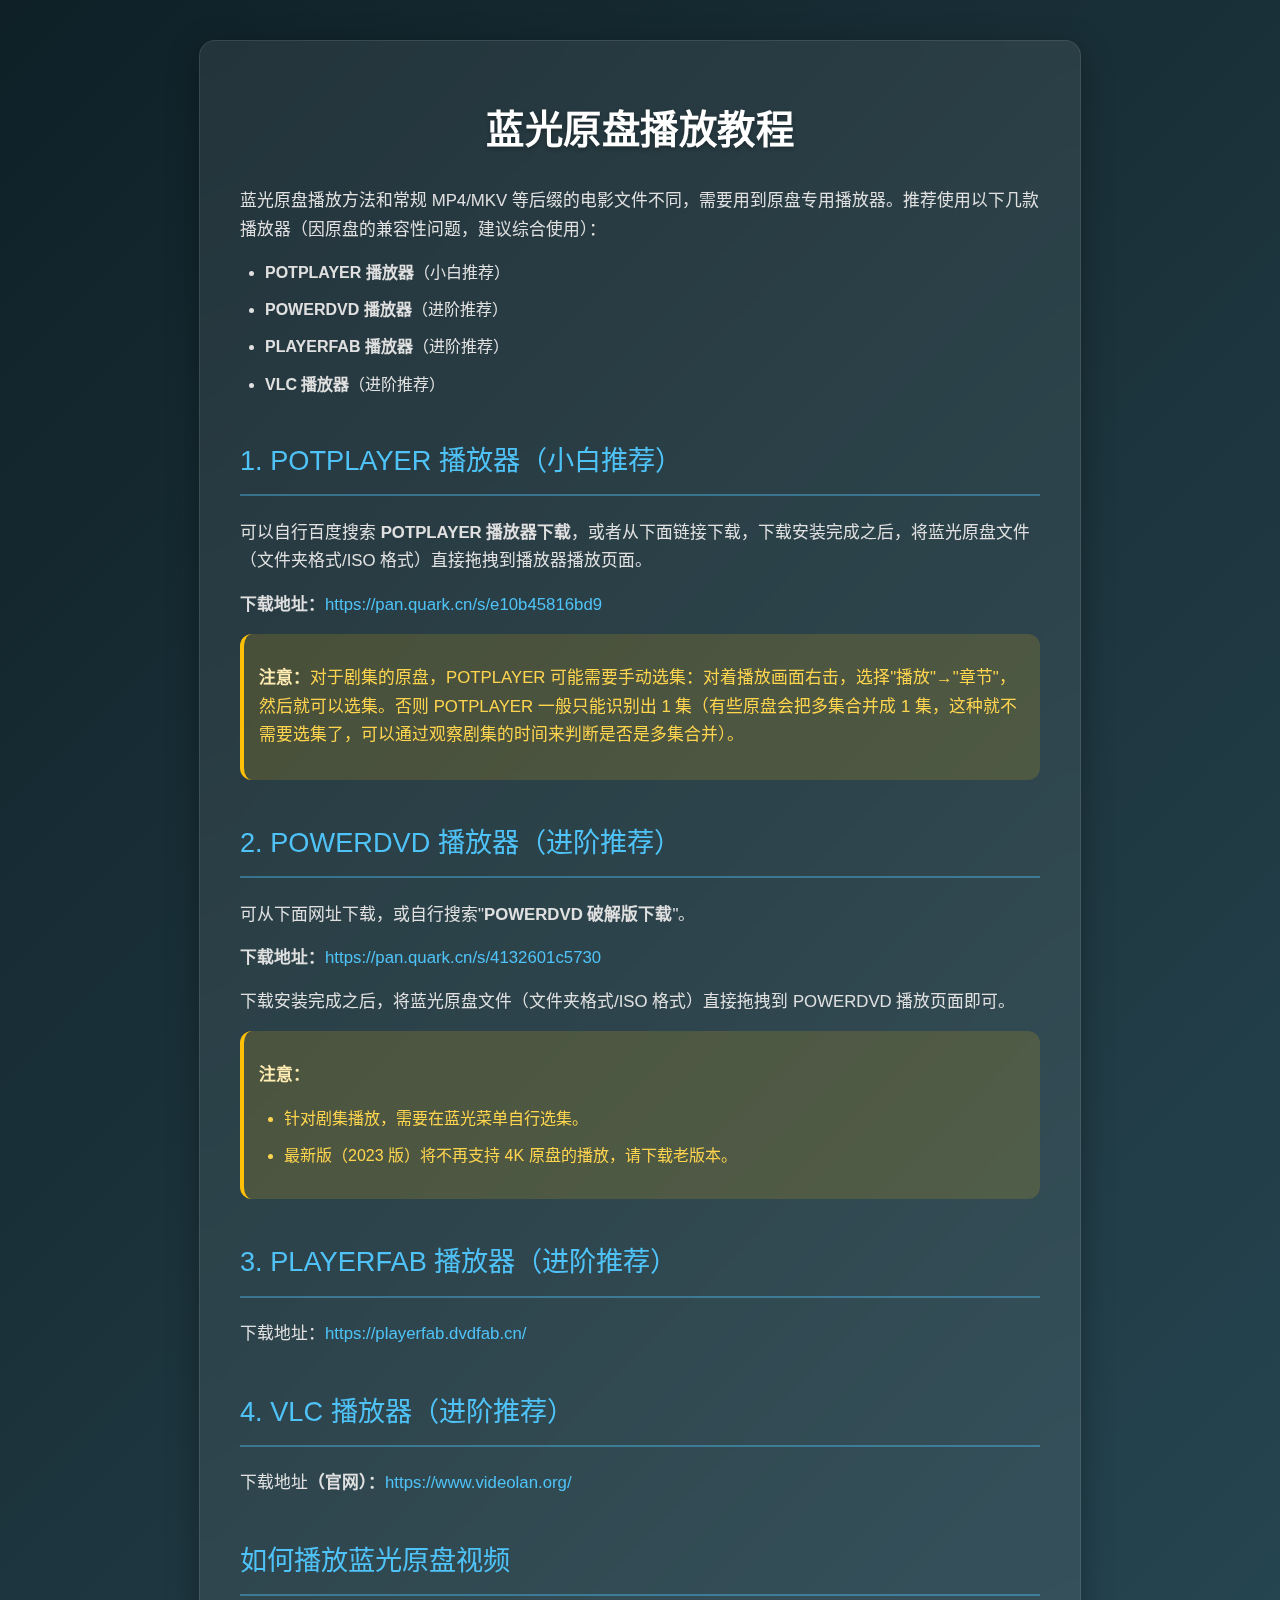
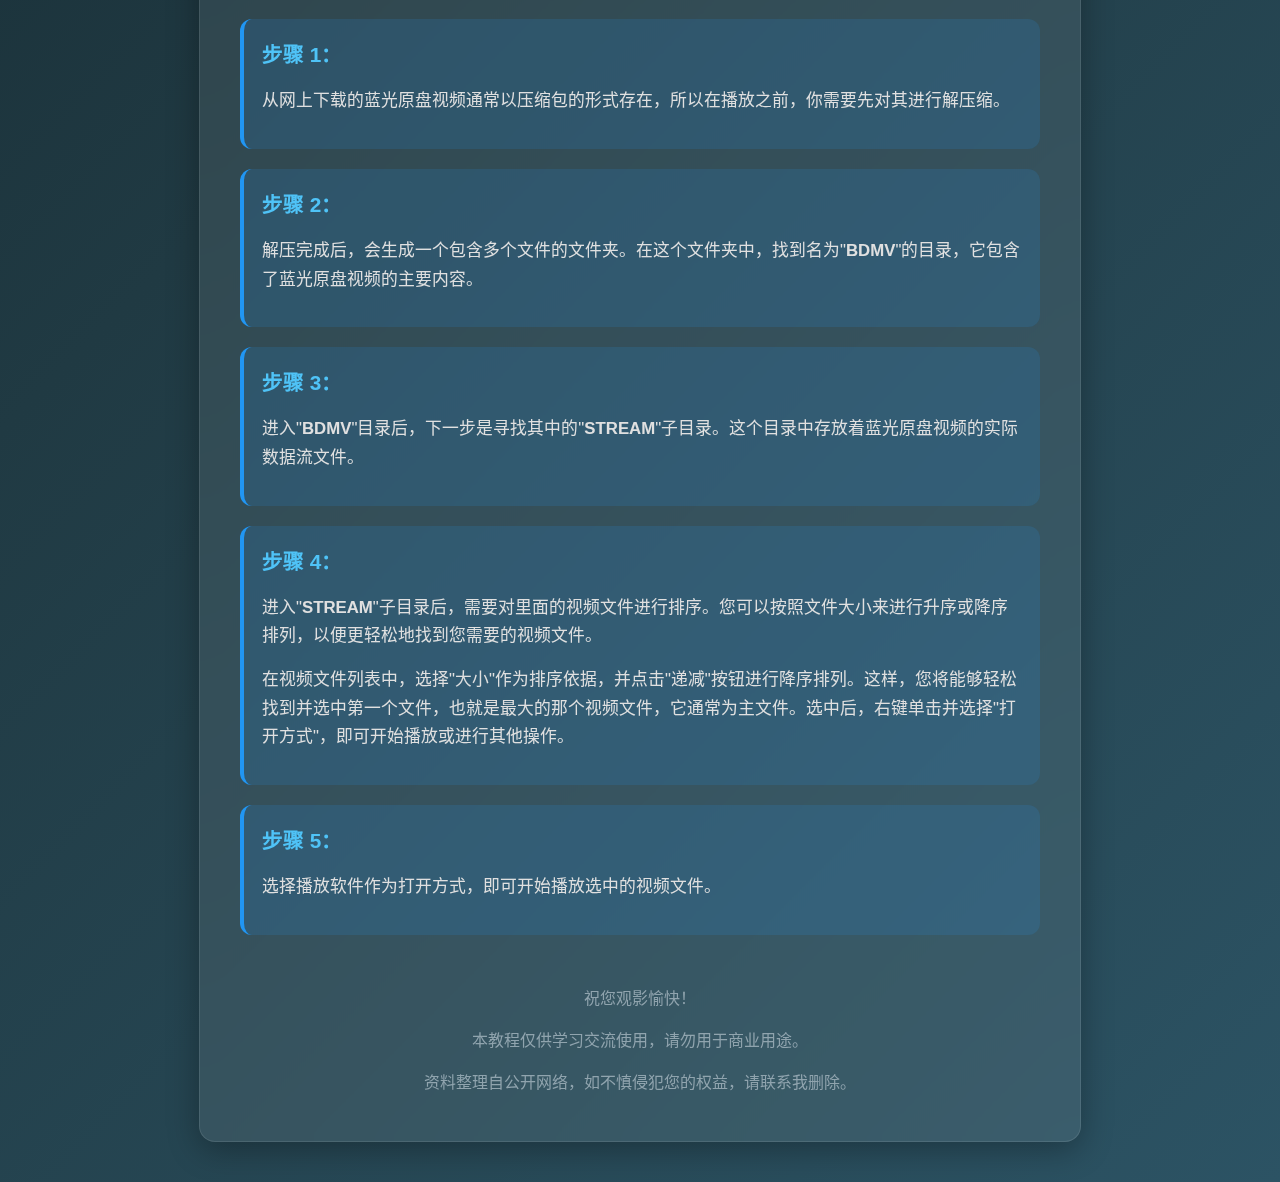
<file: 4k/1080.html>
<!DOCTYPE html>
<html lang="zh-CN">
<head>
    <meta charset="UTF-8">
    <title>蓝光原盘播放教程</title>
    <style>
        body {
            font-family: "Segoe UI", Roboto, "Helvetica Neue", Arial, "Noto Sans", sans-serif;
            line-height: 1.7;
            margin: 0;
            padding: 0;
            background: linear-gradient(135deg, #0f2027, #203a43, #2c5364);
            color: #e0e0e0;
            min-height: 100vh;
        }
        .container {
            max-width: 800px;
            margin: 40px auto;
            padding: 30px 40px;
            background: rgba(255, 255, 255, 0.08);
            backdrop-filter: blur(12px);
            border-radius: 16px;
            border: 1px solid rgba(255, 255, 255, 0.1);
            box-shadow: 0 8px 32px rgba(0, 0, 0, 0.3);
        }
        h1 {
            color: #ffffff;
            text-align: center;
            margin-bottom: 25px;
            font-size: 2.4em;
            font-weight: 600;
            letter-spacing: 0.5px;
            text-shadow: 0 2px 4px rgba(0,0,0,0.3);
        }
        h2 {
            color: #4fc3f7;
            border-bottom: 2px solid rgba(79, 195, 247, 0.4);
            padding-bottom: 10px;
            margin-top: 40px;
            font-size: 1.7em;
            font-weight: 500;
        }
        h3 {
            color: #81d4fa;
            margin-top: 25px;
            font-size: 1.3em;
        }
        p {
            margin: 15px 0;
            font-size: 1.05em;
        }
        ul {
            list-style-type: disc;
            padding-left: 25px;
            margin: 15px 0;
        }
        li {
            margin: 10px 0;
        }
        .step {
            background: rgba(33, 150, 243, 0.15);
            border-left: 4px solid #2196f3;
            padding: 18px;
            margin: 20px 0;
            border-radius: 12px;
            transition: transform 0.3s ease, box-shadow 0.3s ease;
        }
        .step:hover {
            transform: translateY(-3px);
            box-shadow: 0 6px 16px rgba(0, 0, 0, 0.2);
        }
        .step-number {
            font-size: 1.3em;
            color: #4fc3f7;
            font-weight: bold;
        }
        a {
            color: #4fc3f7;
            text-decoration: none;
            font-weight: 500;
            transition: color 0.3s ease;
        }
        a:hover {
            color: #81d4fa;
            text-decoration: underline;
        }
        .note {
            background: rgba(255, 193, 7, 0.15);
            border-left: 4px solid #ffc107;
            padding: 15px;
            margin: 15px 0;
            border-radius: 12px;
            color: #ffd54f;
        }
        .note strong {
            color: #ffecb3;
        }
        .footer {
            text-align: center;
            margin-top: 50px;
            font-size: 0.95em;
            color: #90a4ae;
        }
        .footer a {
            color: #81d4fa;
        }
    </style>
</head>
<body>
    <div class="container">
        <h1>蓝光原盘播放教程</h1>
        
        <p>蓝光原盘播放方法和常规 MP4/MKV 等后缀的电影文件不同，需要用到原盘专用播放器。推荐使用以下几款播放器（因原盘的兼容性问题，建议综合使用）：</p>
        <ul>
            <li><strong>POTPLAYER 播放器</strong>（小白推荐）</li>
            <li><strong>POWERDVD 播放器</strong>（进阶推荐）</li>
            <li><strong>PLAYERFAB 播放器</strong>（进阶推荐）</li>
            <li><strong>VLC 播放器</strong>（进阶推荐）</li>
        </ul>

        <h2>1. POTPLAYER 播放器（小白推荐）</h2>
        <p>可以自行百度搜索 <strong>POTPLAYER 播放器下载</strong>，或者从下面链接下载，下载安装完成之后，将蓝光原盘文件（文件夹格式/ISO 格式）直接拖拽到播放器播放页面。</p>
        <p><strong>下载地址：</strong><a href="https://pan.quark.cn/s/e10b45816bd9" target="_blank">https://pan.quark.cn/s/e10b45816bd9</a></p>
        
        <div class="note">
            <p><strong>注意：</strong>对于剧集的原盘，POTPLAYER 可能需要手动选集：对着播放画面右击，选择"播放"→"章节"，然后就可以选集。否则 POTPLAYER 一般只能识别出 1 集（有些原盘会把多集合并成 1 集，这种就不需要选集了，可以通过观察剧集的时间来判断是否是多集合并）。
            </p>
        </div>

        <h2>2. POWERDVD 播放器（进阶推荐）</h2>
        <p>可从下面网址下载，或自行搜索"<strong>POWERDVD 破解版下载</strong>"。</p>
        <p><strong>下载地址：</strong><a href="https://pan.quark.cn/s/4132601c5730" target="_blank">https://pan.quark.cn/s/4132601c5730</a></p>
        <p>下载安装完成之后，将蓝光原盘文件（文件夹格式/ISO 格式）直接拖拽到 POWERDVD 播放页面即可。</p>
        
        <div class="note">
            <p><strong>注意：</strong></p>
            <ul>
                <li>针对剧集播放，需要在蓝光菜单自行选集。</li>
                <li>最新版（2023 版）将不再支持 4K 原盘的播放，请下载老版本。</li>
            </ul>
        </div>

        <h2>3. PLAYERFAB 播放器（进阶推荐）</h2>
        <p>下载地址：<strong><a href="https://playerfab.dvdfab.cn/" target="_blank">https://playerfab.dvdfab.cn/</a></strong></p>

        <h2>4. VLC 播放器（进阶推荐）</h2>
        <p>下载地址<strong>（官网）：</strong><a href="https://www.videolan.org/" target="_blank">https://www.videolan.org/</a> </p>

        <h2>如何播放蓝光原盘视频</h2>
        
        <div class="step">
            <span class="step-number">步骤 1：</span>
            <p>从网上下载的蓝光原盘视频通常以压缩包的形式存在，所以在播放之前，你需要先对其进行解压缩。</p>
        </div>

        <div class="step">
            <span class="step-number">步骤 2：</span>
            <p>解压完成后，会生成一个包含多个文件的文件夹。在这个文件夹中，找到名为"<strong>BDMV</strong>"的目录，它包含了蓝光原盘视频的主要内容。</p>
        </div>

        <div class="step">
            <span class="step-number">步骤 3：</span>
            <p>进入"<strong>BDMV</strong>"目录后，下一步是寻找其中的"<strong>STREAM</strong>"子目录。这个目录中存放着蓝光原盘视频的实际数据流文件。</p>
        </div>

        <div class="step">
            <span class="step-number">步骤 4：</span>
            <p>进入"<strong>STREAM</strong>"子目录后，需要对里面的视频文件进行排序。您可以按照文件大小来进行升序或降序排列，以便更轻松地找到您需要的视频文件。</p>
            <p>在视频文件列表中，选择"大小"作为排序依据，并点击"递减"按钮进行降序排列。这样，您将能够轻松找到并选中第一个文件，也就是最大的那个视频文件，它通常为主文件。选中后，右键单击并选择"打开方式"，即可开始播放或进行其他操作。</p>
        </div>

        <div class="step">
            <span class="step-number">步骤 5：</span>
            <p>选择播放软件作为打开方式，即可开始播放选中的视频文件。</p>
        </div>

        <div class="footer">
            <p>祝您观影愉快！</p>
            <p>本教程仅供学习交流使用，请勿用于商业用途。</p>
            <p>资料整理自公开网络，如不慎侵犯您的权益，请联系我删除。</p>
        </div>
    </div>
</body>
</html>
</file>
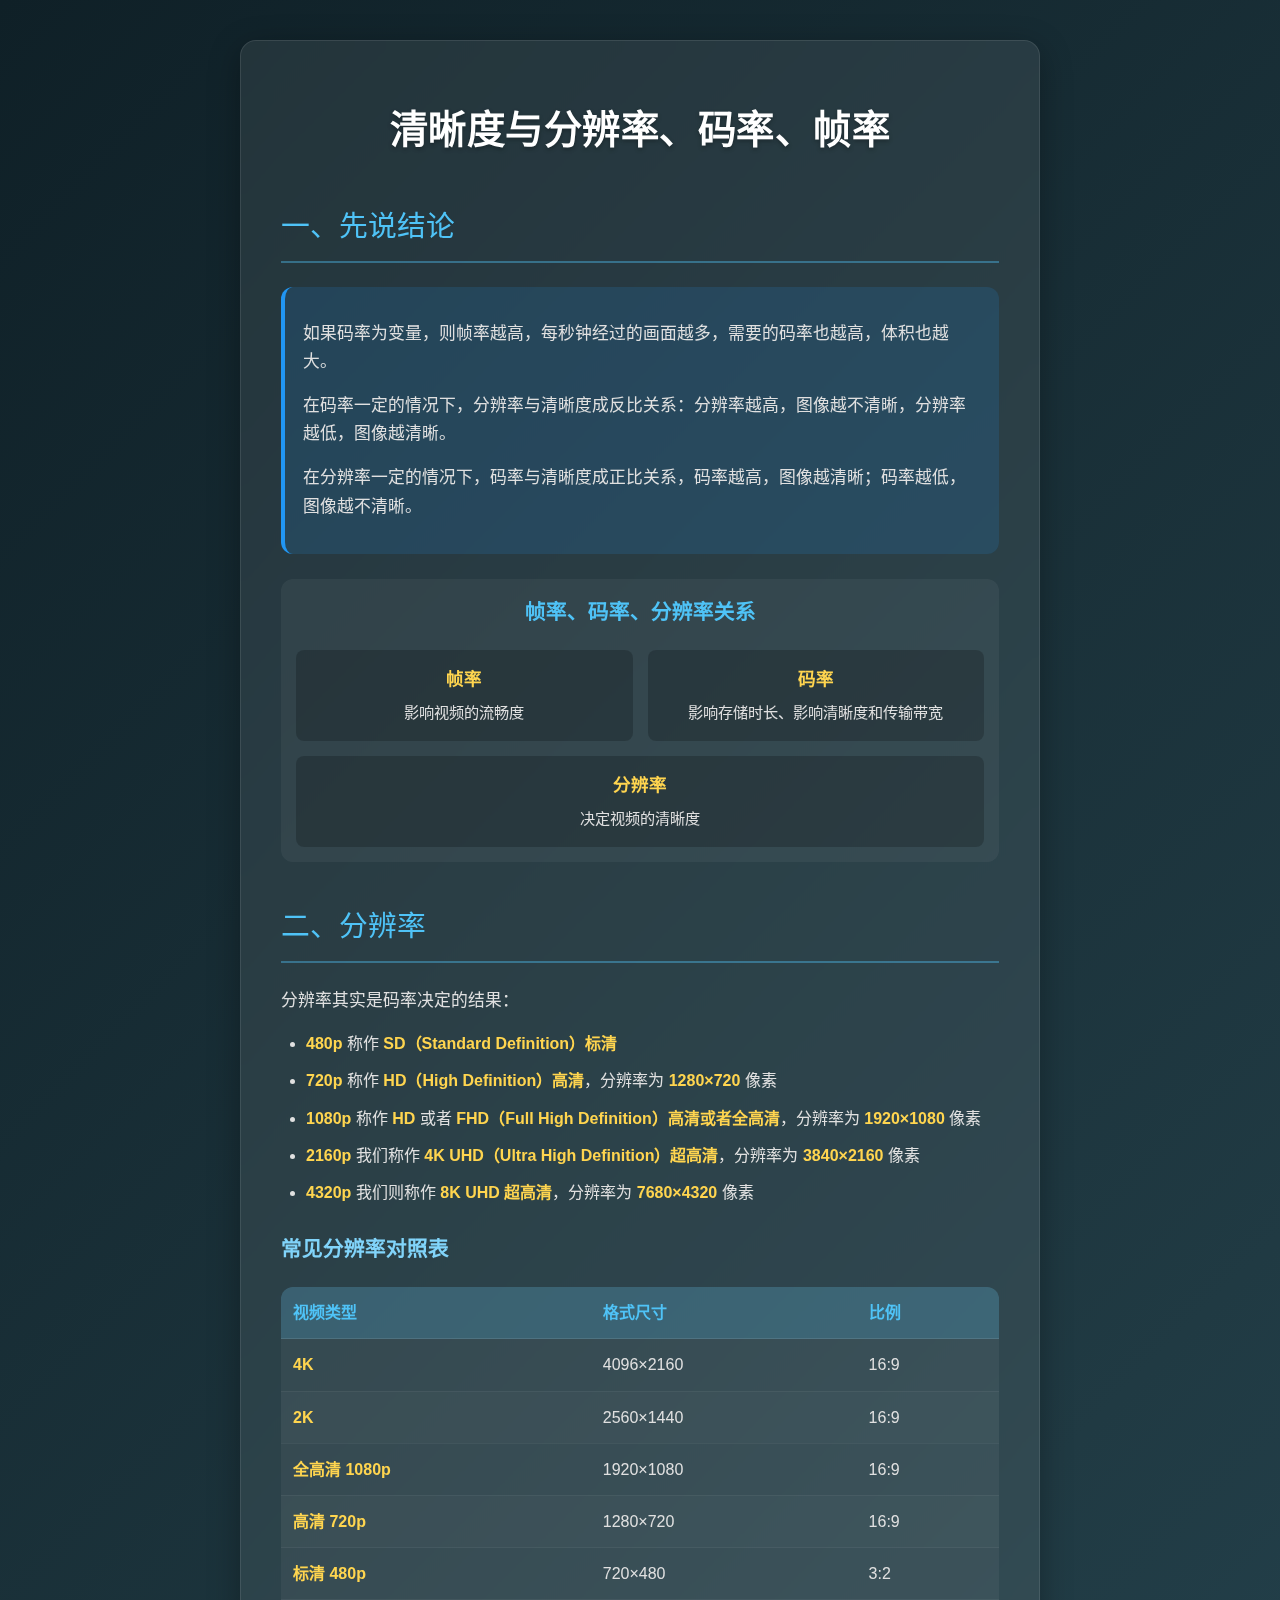
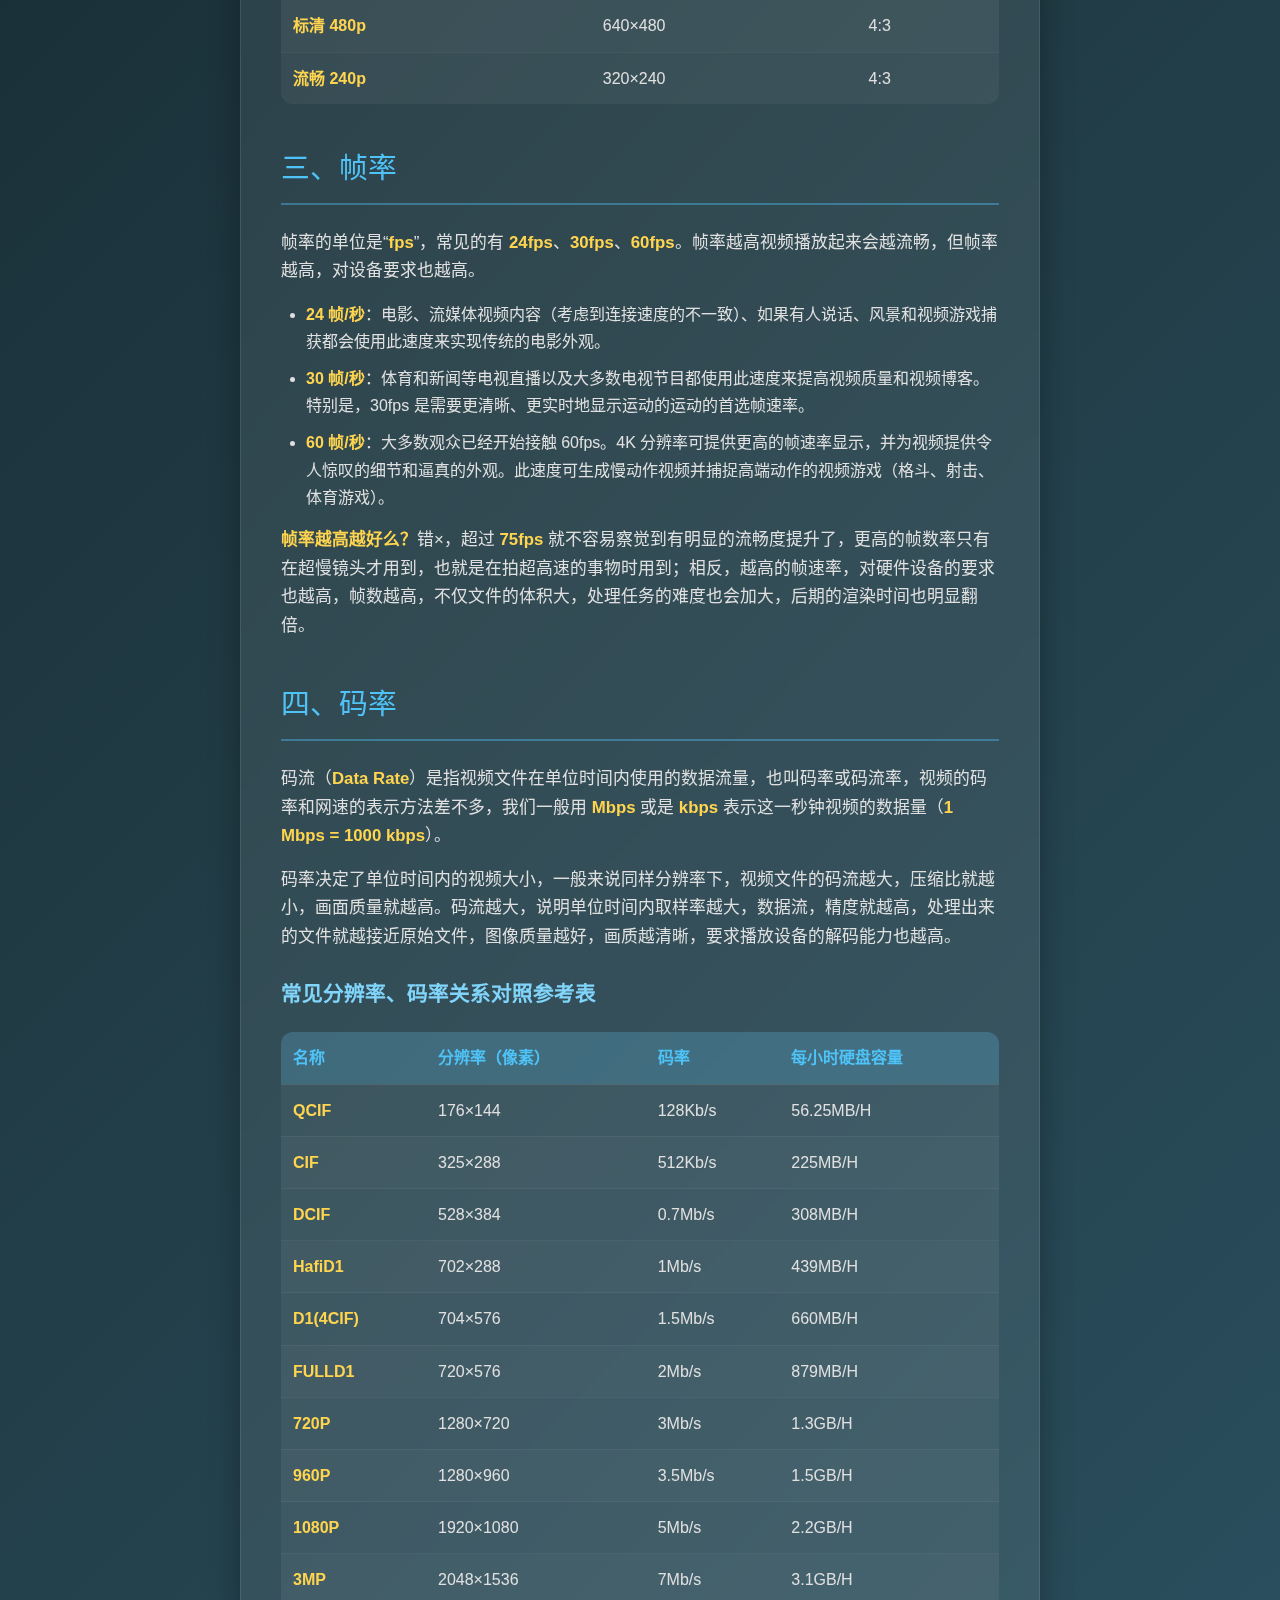
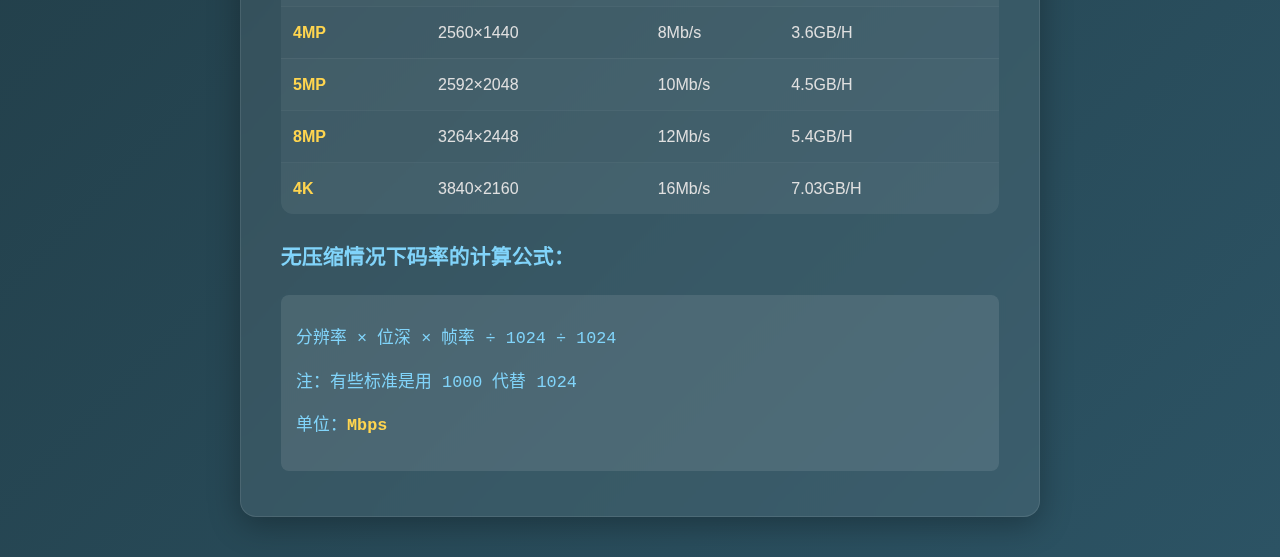
<file: 4k/4k.html>
<!DOCTYPE html>
<html lang="zh-CN">
<head>
    <meta charset="utf-8">
    <title>清晰度与分辨率、码率、帧率</title>
    <style>
        body {
            background: linear-gradient(135deg, #0f2027, #203a43, #2c5364);
            font-family: -apple-system, BlinkMacSystemFont, "Segoe UI", Roboto, "Helvetica Neue", Arial, "Noto Sans", sans-serif;
            font-size: 16px;
            color: #e0e0e0;
            margin: 0;
            padding: 0;
            line-height: 1.7;
            min-height: 100vh;
        }
        .content-container {
            max-width: 800px;
            margin: 40px auto;
            padding: 30px 40px;
            background: rgba(255, 255, 255, 0.08);
            backdrop-filter: blur(12px);
            border-radius: 16px;
            border: 1px solid rgba(255, 255, 255, 0.1);
            box-shadow: 0 8px 32px rgba(0, 0, 0, 0.3);
            box-sizing: border-box;
        }
        .centered-title {
            text-align: center;
            font-size: 2.4em;
            color: #ffffff;
            margin-bottom: 30px;
            font-weight: 600;
            letter-spacing: 0.5px;
            text-shadow: 0 2px 4px rgba(0,0,0,0.3);
        }
        h2 {
            color: #4fc3f7;
            border-bottom: 2px solid rgba(79, 195, 247, 0.4);
            padding-bottom: 10px;
            margin-top: 40px;
            font-size: 1.8em;
            font-weight: 500;
        }
        h3 {
            color: #81d4fa;
            margin-top: 25px;
            font-size: 1.3em;
        }
        p {
            margin: 15px 0;
            font-size: 1.05em;
        }
        img {
            max-width: 100%;
            height: auto;
            display: block;
            margin: 25px auto;
            border-radius: 12px;
            box-shadow: 0 6px 16px rgba(0, 0, 0, 0.2);
            transition: transform 0.3s ease, box-shadow 0.3s ease;
        }
        img:hover {
            transform: translateY(-3px);
            box-shadow: 0 8px 24px rgba(0, 0, 0, 0.3);
        }
        strong {
            color: #ffd54f;
            font-weight: 600;
        }
        .conclusion {
            background: rgba(33, 150, 243, 0.15);
            border-left: 4px solid #2196f3;
            padding: 18px;
            margin: 20px 0;
            border-radius: 12px;
            transition: transform 0.3s ease, box-shadow 0.3s ease;
        }
        .conclusion:hover {
            transform: translateY(-3px);
            box-shadow: 0 6px 16px rgba(0, 0, 0, 0.2);
        }
        ul {
            list-style-type: disc;
            padding-left: 25px;
            margin: 15px 0;
        }
        li {
            margin: 10px 0;
        }
        .formula {
            background: rgba(255, 255, 255, 0.1);
            padding: 15px;
            border-radius: 8px;
            font-family: "Courier New", Courier, monospace;
            margin: 15px 0;
            color: #81d4fa;
        }
        @media (max-width: 600px) {
            .content-container {
                padding: 20px;
                margin: 20px;
            }
            .centered-title {
                font-size: 2em;
            }
            h2 {
                font-size: 1.5em;
            }
            h3 {
                font-size: 1.2em;
            }
        }
    </style>
</head>
<body>
    <div class="content-container">
        <h1 class="centered-title">清晰度与分辨率、码率、帧率</h1>

        <div class="content">
            <h2>一、先说结论</h2>
            <div class="conclusion">
                <p>如果码率为变量，则帧率越高，每秒钟经过的画面越多，需要的码率也越高，体积也越大。</p>
                <p>在码率一定的情况下，分辨率与清晰度成反比关系：分辨率越高，图像越不清晰，分辨率越低，图像越清晰。</p>
                <p>在分辨率一定的情况下，码率与清晰度成正比关系，码率越高，图像越清晰；码率越低，图像越不清晰。</p>
            </div>

            <!-- 文件1内容：帧率、码率、分辨率关系图 -->
            <div style="text-align:center; margin:25px 0;">
                <div style="display:inline-block; background:rgba(255,255,255,0.05); padding:15px; border-radius:12px;">
                    <h3 style="margin-top:0; color:#4fc3f7;">帧率、码率、分辨率关系</h3>
                    <div style="display:flex; flex-wrap:wrap; gap:15px; justify-content:center;">
                        <div style="flex:1; min-width:200px; background:rgba(0,0,0,0.2); padding:15px; border-radius:8px;">
                            <p style="margin:0; font-size:1.1em;"><strong style="color:#ffd54f;">帧率</strong></p>
                            <p style="margin:5px 0 0 0; font-size:0.95em;">影响视频的流畅度</p>
                        </div>
                        <div style="flex:1; min-width:200px; background:rgba(0,0,0,0.2); padding:15px; border-radius:8px;">
                            <p style="margin:0; font-size:1.1em;"><strong style="color:#ffd54f;">码率</strong></p>
                            <p style="margin:5px 0 0 0; font-size:0.95em;">影响存储时长、影响清晰度和传输带宽</p>
                        </div>
                        <div style="flex:1; min-width:200px; background:rgba(0,0,0,0.2); padding:15px; border-radius:8px;">
                            <p style="margin:0; font-size:1.1em;"><strong style="color:#ffd54f;">分辨率</strong></p>
                            <p style="margin:5px 0 0 0; font-size:0.95em;">决定视频的清晰度</p>
                        </div>
                    </div>
                </div>
            </div>

            <h2>二、分辨率</h2>
            <p>分辨率其实是码率决定的结果：</p>
            <ul>
                <li><strong>480p</strong> 称作 <strong>SD（Standard Definition）标清</strong></li>
                <li><strong>720p</strong> 称作 <strong>HD（High Definition）高清</strong>，分辨率为 <strong>1280×720</strong> 像素</li>
                <li><strong>1080p</strong> 称作 <strong>HD</strong> 或者 <strong>FHD（Full High Definition）高清或者全高清</strong>，分辨率为 <strong>1920×1080</strong> 像素</li>
                <li><strong>2160p</strong> 我们称作 <strong>4K UHD（Ultra High Definition）超高清</strong>，分辨率为 <strong>3840×2160</strong> 像素</li>
                <li><strong>4320p</strong> 我们则称作 <strong>8K UHD 超高清</strong>，分辨率为 <strong>7680×4320</strong> 像素</li>
            </ul>

            <!-- 文件2内容：分辨率对比表 -->
            <div style="margin:25px 0;">
                <h3 style="color:#81d4fa;">常见分辨率对照表</h3>
                <table style="width:100%; border-collapse:collapse; background:rgba(255,255,255,0.05); border-radius:12px; overflow:hidden;">
                    <thead>
                        <tr style="background:rgba(79,195,247,0.2);">
                            <th style="padding:12px; text-align:left; color:#4fc3f7; border-bottom:1px solid rgba(255,255,255,0.1);">视频类型</th>
                            <th style="padding:12px; text-align:left; color:#4fc3f7; border-bottom:1px solid rgba(255,255,255,0.1);">格式尺寸</th>
                            <th style="padding:12px; text-align:left; color:#4fc3f7; border-bottom:1px solid rgba(255,255,255,0.1);">比例</th>
                        </tr>
                    </thead>
                    <tbody>
                        <tr>
                            <td style="padding:12px; border-bottom:1px solid rgba(255,255,255,0.05);"><strong>4K</strong></td>
                            <td style="padding:12px; border-bottom:1px solid rgba(255,255,255,0.05);">4096×2160</td>
                            <td style="padding:12px; border-bottom:1px solid rgba(255,255,255,0.05);">16:9</td>
                        </tr>
                        <tr style="background:rgba(255,255,255,0.02);">
                            <td style="padding:12px; border-bottom:1px solid rgba(255,255,255,0.05);"><strong>2K</strong></td>
                            <td style="padding:12px; border-bottom:1px solid rgba(255,255,255,0.05);">2560×1440</td>
                            <td style="padding:12px; border-bottom:1px solid rgba(255,255,255,0.05);">16:9</td>
                        </tr>
                        <tr>
                            <td style="padding:12px; border-bottom:1px solid rgba(255,255,255,0.05);"><strong>全高清 1080p</strong></td>
                            <td style="padding:12px; border-bottom:1px solid rgba(255,255,255,0.05);">1920×1080</td>
                            <td style="padding:12px; border-bottom:1px solid rgba(255,255,255,0.05);">16:9</td>
                        </tr>
                        <tr style="background:rgba(255,255,255,0.02);">
                            <td style="padding:12px; border-bottom:1px solid rgba(255,255,255,0.05);"><strong>高清 720p</strong></td>
                            <td style="padding:12px; border-bottom:1px solid rgba(255,255,255,0.05);">1280×720</td>
                            <td style="padding:12px; border-bottom:1px solid rgba(255,255,255,0.05);">16:9</td>
                        </tr>
                        <tr>
                            <td style="padding:12px; border-bottom:1px solid rgba(255,255,255,0.05);"><strong>标清 480p</strong></td>
                            <td style="padding:12px; border-bottom:1px solid rgba(255,255,255,0.05);">720×480</td>
                            <td style="padding:12px; border-bottom:1px solid rgba(255,255,255,0.05);">3:2</td>
                        </tr>
                        <tr style="background:rgba(255,255,255,0.02);">
                            <td style="padding:12px; border-bottom:1px solid rgba(255,255,255,0.05);"><strong>标清 480p</strong></td>
                            <td style="padding:12px; border-bottom:1px solid rgba(255,255,255,0.05);">640×480</td>
                            <td style="padding:12px; border-bottom:1px solid rgba(255,255,255,0.05);">4:3</td>
                        </tr>
                        <tr>
                            <td style="padding:12px;"><strong>流畅 240p</strong></td>
                            <td style="padding:12px;">320×240</td>
                            <td style="padding:12px;">4:3</td>
                        </tr>
                    </tbody>
                </table>
            </div>

            <h2>三、帧率</h2>
            <p>帧率的单位是“<strong>fps</strong>”，常见的有 <strong>24fps</strong>、<strong>30fps</strong>、<strong>60fps</strong>。帧率越高视频播放起来会越流畅，但帧率越高，对设备要求也越高。</p>
            <ul>
                <li><strong>24 帧/秒</strong>：电影、流媒体视频内容（考虑到连接速度的不一致）、如果有人说话、风景和视频游戏捕获都会使用此速度来实现传统的电影外观。</li>
                <li><strong>30 帧/秒</strong>：体育和新闻等电视直播以及大多数电视节目都使用此速度来提高视频质量和视频博客。特别是，30fps 是需要更清晰、更实时地显示运动的运动的首选帧速率。</li>
                <li><strong>60 帧/秒</strong>：大多数观众已经开始接触 60fps。4K 分辨率可提供更高的帧速率显示，并为视频提供令人惊叹的细节和逼真的外观。此速度可生成慢动作视频并捕捉高端动作的视频游戏（格斗、射击、体育游戏）。</li>
            </ul>
            <p><strong>帧率越高越好么？</strong>错×，超过 <strong>75fps</strong> 就不容易察觉到有明显的流畅度提升了，更高的帧数率只有在超慢镜头才用到，也就是在拍超高速的事物时用到；相反，越高的帧速率，对硬件设备的要求也越高，帧数越高，不仅文件的体积大，处理任务的难度也会加大，后期的渲染时间也明显翻倍。</p>

            <h2>四、码率</h2>
            <p>码流（<strong>Data Rate</strong>）是指视频文件在单位时间内使用的数据流量，也叫码率或码流率，视频的码率和网速的表示方法差不多，我们一般用 <strong>Mbps</strong> 或是 <strong>kbps</strong> 表示这一秒钟视频的数据量（<strong>1 Mbps = 1000 kbps</strong>）。</p>
            <p>码率决定了单位时间内的视频大小，一般来说同样分辨率下，视频文件的码流越大，压缩比就越小，画面质量就越高。码流越大，说明单位时间内取样率越大，数据流，精度就越高，处理出来的文件就越接近原始文件，图像质量越好，画质越清晰，要求播放设备的解码能力也越高。</p>

            <!-- 文件3内容：分辨率与码率关系表 -->
            <div style="margin:25px 0;">
                <h3 style="color:#81d4fa;">常见分辨率、码率关系对照参考表</h3>
                <table style="width:100%; border-collapse:collapse; background:rgba(255,255,255,0.05); border-radius:12px; overflow:hidden;">
                    <thead>
                        <tr style="background:rgba(79,195,247,0.2);">
                            <th style="padding:12px; text-align:left; color:#4fc3f7; border-bottom:1px solid rgba(255,255,255,0.1);">名称</th>
                            <th style="padding:12px; text-align:left; color:#4fc3f7; border-bottom:1px solid rgba(255,255,255,0.1);">分辨率（像素）</th>
                            <th style="padding:12px; text-align:left; color:#4fc3f7; border-bottom:1px solid rgba(255,255,255,0.1);">码率</th>
                            <th style="padding:12px; text-align:left; color:#4fc3f7; border-bottom:1px solid rgba(255,255,255,0.1);">每小时硬盘容量</th>
                        </tr>
                    </thead>
                    <tbody>
                        <tr>
                            <td style="padding:12px; border-bottom:1px solid rgba(255,255,255,0.05);"><strong>QCIF</strong></td>
                            <td style="padding:12px; border-bottom:1px solid rgba(255,255,255,0.05);">176×144</td>
                            <td style="padding:12px; border-bottom:1px solid rgba(255,255,255,0.05);">128Kb/s</td>
                            <td style="padding:12px; border-bottom:1px solid rgba(255,255,255,0.05);">56.25MB/H</td>
                        </tr>
                        <tr style="background:rgba(255,255,255,0.02);">
                            <td style="padding:12px; border-bottom:1px solid rgba(255,255,255,0.05);"><strong>CIF</strong></td>
                            <td style="padding:12px; border-bottom:1px solid rgba(255,255,255,0.05);">325×288</td>
                            <td style="padding:12px; border-bottom:1px solid rgba(255,255,255,0.05);">512Kb/s</td>
                            <td style="padding:12px; border-bottom:1px solid rgba(255,255,255,0.05);">225MB/H</td>
                        </tr>
                        <tr>
                            <td style="padding:12px; border-bottom:1px solid rgba(255,255,255,0.05);"><strong>DCIF</strong></td>
                            <td style="padding:12px; border-bottom:1px solid rgba(255,255,255,0.05);">528×384</td>
                            <td style="padding:12px; border-bottom:1px solid rgba(255,255,255,0.05);">0.7Mb/s</td>
                            <td style="padding:12px; border-bottom:1px solid rgba(255,255,255,0.05);">308MB/H</td>
                        </tr>
                        <tr style="background:rgba(255,255,255,0.02);">
                            <td style="padding:12px; border-bottom:1px solid rgba(255,255,255,0.05);"><strong>HafiD1</strong></td>
                            <td style="padding:12px; border-bottom:1px solid rgba(255,255,255,0.05);">702×288</td>
                            <td style="padding:12px; border-bottom:1px solid rgba(255,255,255,0.05);">1Mb/s</td>
                            <td style="padding:12px; border-bottom:1px solid rgba(255,255,255,0.05);">439MB/H</td>
                        </tr>
                        <tr>
                            <td style="padding:12px; border-bottom:1px solid rgba(255,255,255,0.05);"><strong>D1(4CIF)</strong></td>
                            <td style="padding:12px; border-bottom:1px solid rgba(255,255,255,0.05);">704×576</td>
                            <td style="padding:12px; border-bottom:1px solid rgba(255,255,255,0.05);">1.5Mb/s</td>
                            <td style="padding:12px; border-bottom:1px solid rgba(255,255,255,0.05);">660MB/H</td>
                        </tr>
                        <tr style="background:rgba(255,255,255,0.02);">
                            <td style="padding:12px; border-bottom:1px solid rgba(255,255,255,0.05);"><strong>FULLD1</strong></td>
                            <td style="padding:12px; border-bottom:1px solid rgba(255,255,255,0.05);">720×576</td>
                            <td style="padding:12px; border-bottom:1px solid rgba(255,255,255,0.05);">2Mb/s</td>
                            <td style="padding:12px; border-bottom:1px solid rgba(255,255,255,0.05);">879MB/H</td>
                        </tr>
                        <tr>
                            <td style="padding:12px; border-bottom:1px solid rgba(255,255,255,0.05);"><strong>720P</strong></td>
                            <td style="padding:12px; border-bottom:1px solid rgba(255,255,255,0.05);">1280×720</td>
                            <td style="padding:12px; border-bottom:1px solid rgba(255,255,255,0.05);">3Mb/s</td>
                            <td style="padding:12px; border-bottom:1px solid rgba(255,255,255,0.05);">1.3GB/H</td>
                        </tr>
                        <tr style="background:rgba(255,255,255,0.02);">
                            <td style="padding:12px; border-bottom:1px solid rgba(255,255,255,0.05);"><strong>960P</strong></td>
                            <td style="padding:12px; border-bottom:1px solid rgba(255,255,255,0.05);">1280×960</td>
                            <td style="padding:12px; border-bottom:1px solid rgba(255,255,255,0.05);">3.5Mb/s</td>
                            <td style="padding:12px; border-bottom:1px solid rgba(255,255,255,0.05);">1.5GB/H</td>
                        </tr>
                        <tr>
                            <td style="padding:12px; border-bottom:1px solid rgba(255,255,255,0.05);"><strong>1080P</strong></td>
                            <td style="padding:12px; border-bottom:1px solid rgba(255,255,255,0.05);">1920×1080</td>
                            <td style="padding:12px; border-bottom:1px solid rgba(255,255,255,0.05);">5Mb/s</td>
                            <td style="padding:12px; border-bottom:1px solid rgba(255,255,255,0.05);">2.2GB/H</td>
                        </tr>
                        <tr style="background:rgba(255,255,255,0.02);">
                            <td style="padding:12px; border-bottom:1px solid rgba(255,255,255,0.05);"><strong>3MP</strong></td>
                            <td style="padding:12px; border-bottom:1px solid rgba(255,255,255,0.05);">2048×1536</td>
                            <td style="padding:12px; border-bottom:1px solid rgba(255,255,255,0.05);">7Mb/s</td>
                            <td style="padding:12px; border-bottom:1px solid rgba(255,255,255,0.05);">3.1GB/H</td>
                        </tr>
                        <tr>
                            <td style="padding:12px; border-bottom:1px solid rgba(255,255,255,0.05);"><strong>4MP</strong></td>
                            <td style="padding:12px; border-bottom:1px solid rgba(255,255,255,0.05);">2560×1440</td>
                            <td style="padding:12px; border-bottom:1px solid rgba(255,255,255,0.05);">8Mb/s</td>
                            <td style="padding:12px; border-bottom:1px solid rgba(255,255,255,0.05);">3.6GB/H</td>
                        </tr>
                        <tr style="background:rgba(255,255,255,0.02);">
                            <td style="padding:12px; border-bottom:1px solid rgba(255,255,255,0.05);"><strong>5MP</strong></td>
                            <td style="padding:12px; border-bottom:1px solid rgba(255,255,255,0.05);">2592×2048</td>
                            <td style="padding:12px; border-bottom:1px solid rgba(255,255,255,0.05);">10Mb/s</td>
                            <td style="padding:12px; border-bottom:1px solid rgba(255,255,255,0.05);">4.5GB/H</td>
                        </tr>
                        <tr>
                            <td style="padding:12px; border-bottom:1px solid rgba(255,255,255,0.05);"><strong>8MP</strong></td>
                            <td style="padding:12px; border-bottom:1px solid rgba(255,255,255,0.05);">3264×2448</td>
                            <td style="padding:12px; border-bottom:1px solid rgba(255,255,255,0.05);">12Mb/s</td>
                            <td style="padding:12px; border-bottom:1px solid rgba(255,255,255,0.05);">5.4GB/H</td>
                        </tr>
                        <tr style="background:rgba(255,255,255,0.02);">
                            <td style="padding:12px;"><strong>4K</strong></td>
                            <td style="padding:12px;">3840×2160</td>
                            <td style="padding:12px;">16Mb/s</td>
                            <td style="padding:12px;">7.03GB/H</td>
                        </tr>
                    </tbody>
                </table>
            </div>

            <h3>无压缩情况下码率的计算公式：</h3>
            <div class="formula">
                <p>分辨率 × 位深 × 帧率 ÷ 1024 ÷ 1024</p>
                <p>注：有些标准是用 1000 代替 1024</p>
                <p>单位：<strong>Mbps</strong></p>
            </div>
        </div>
    </div>
</body>
</html>
</file>
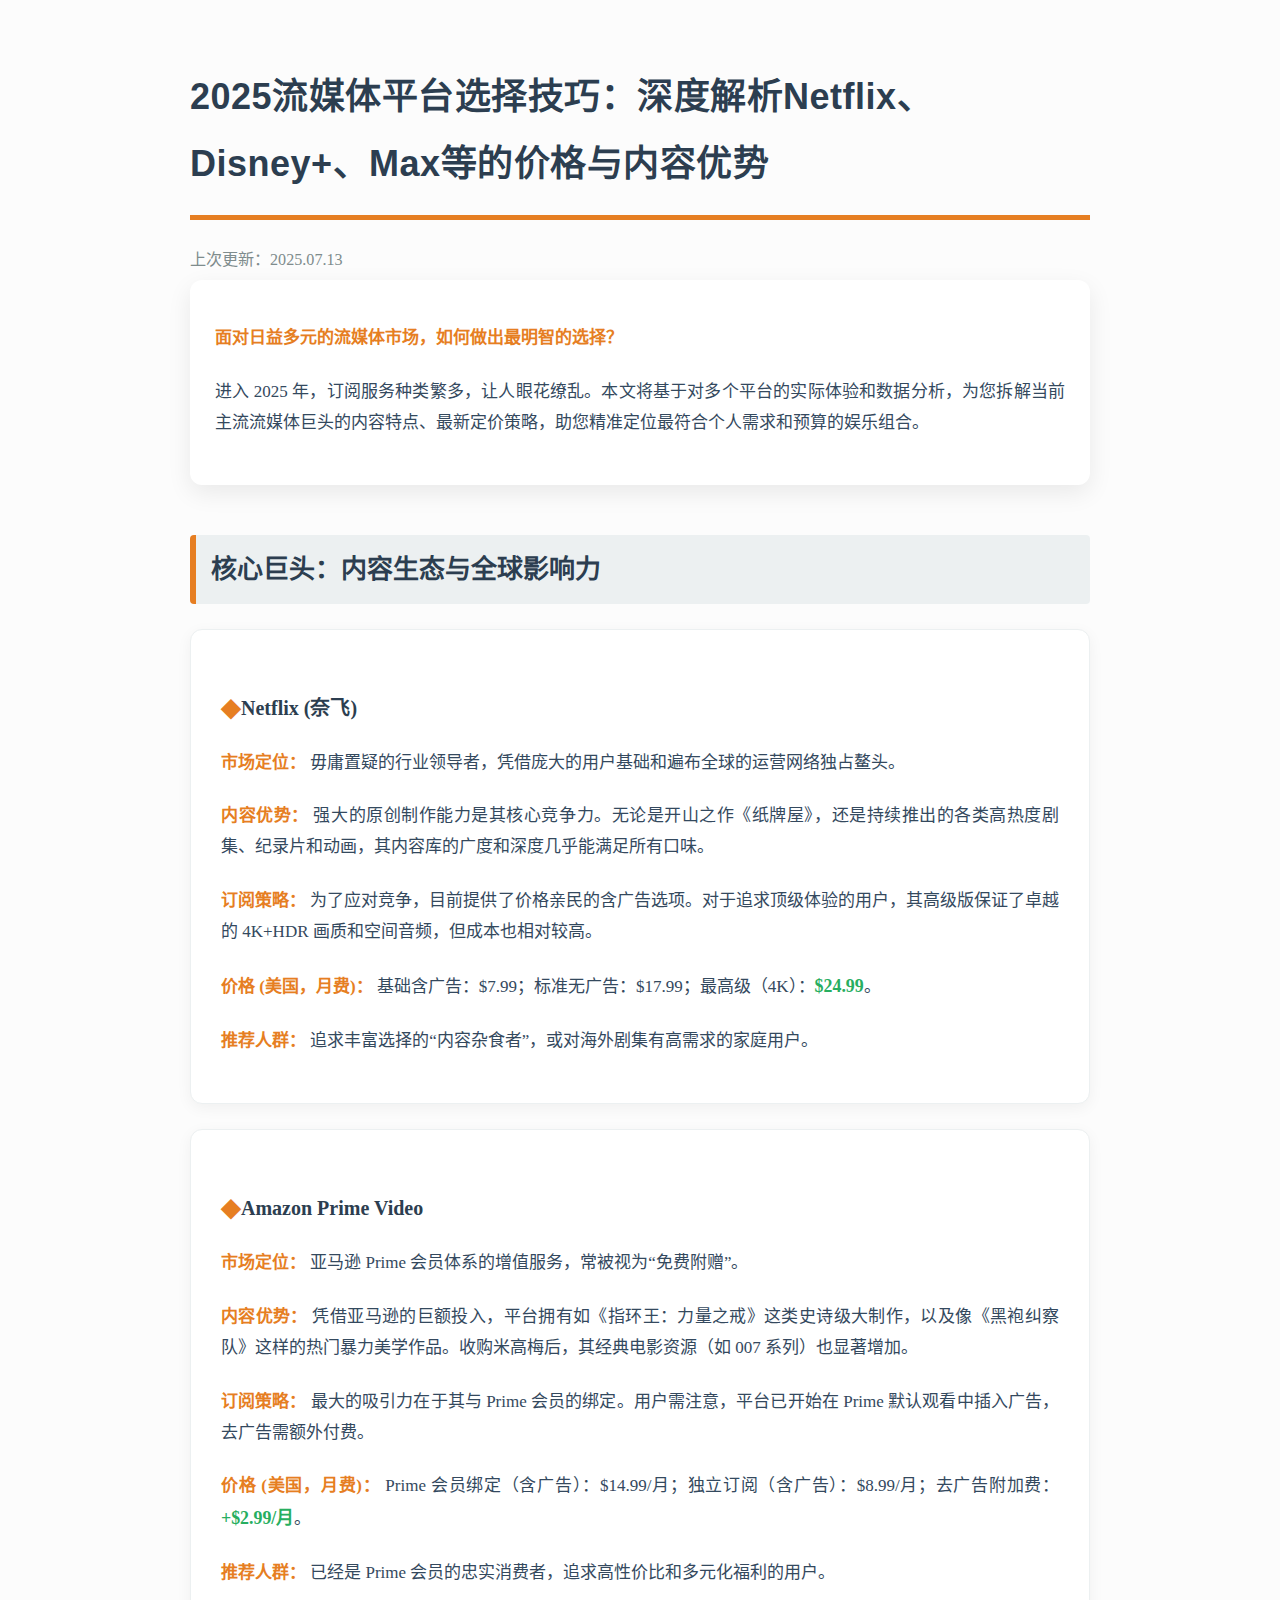
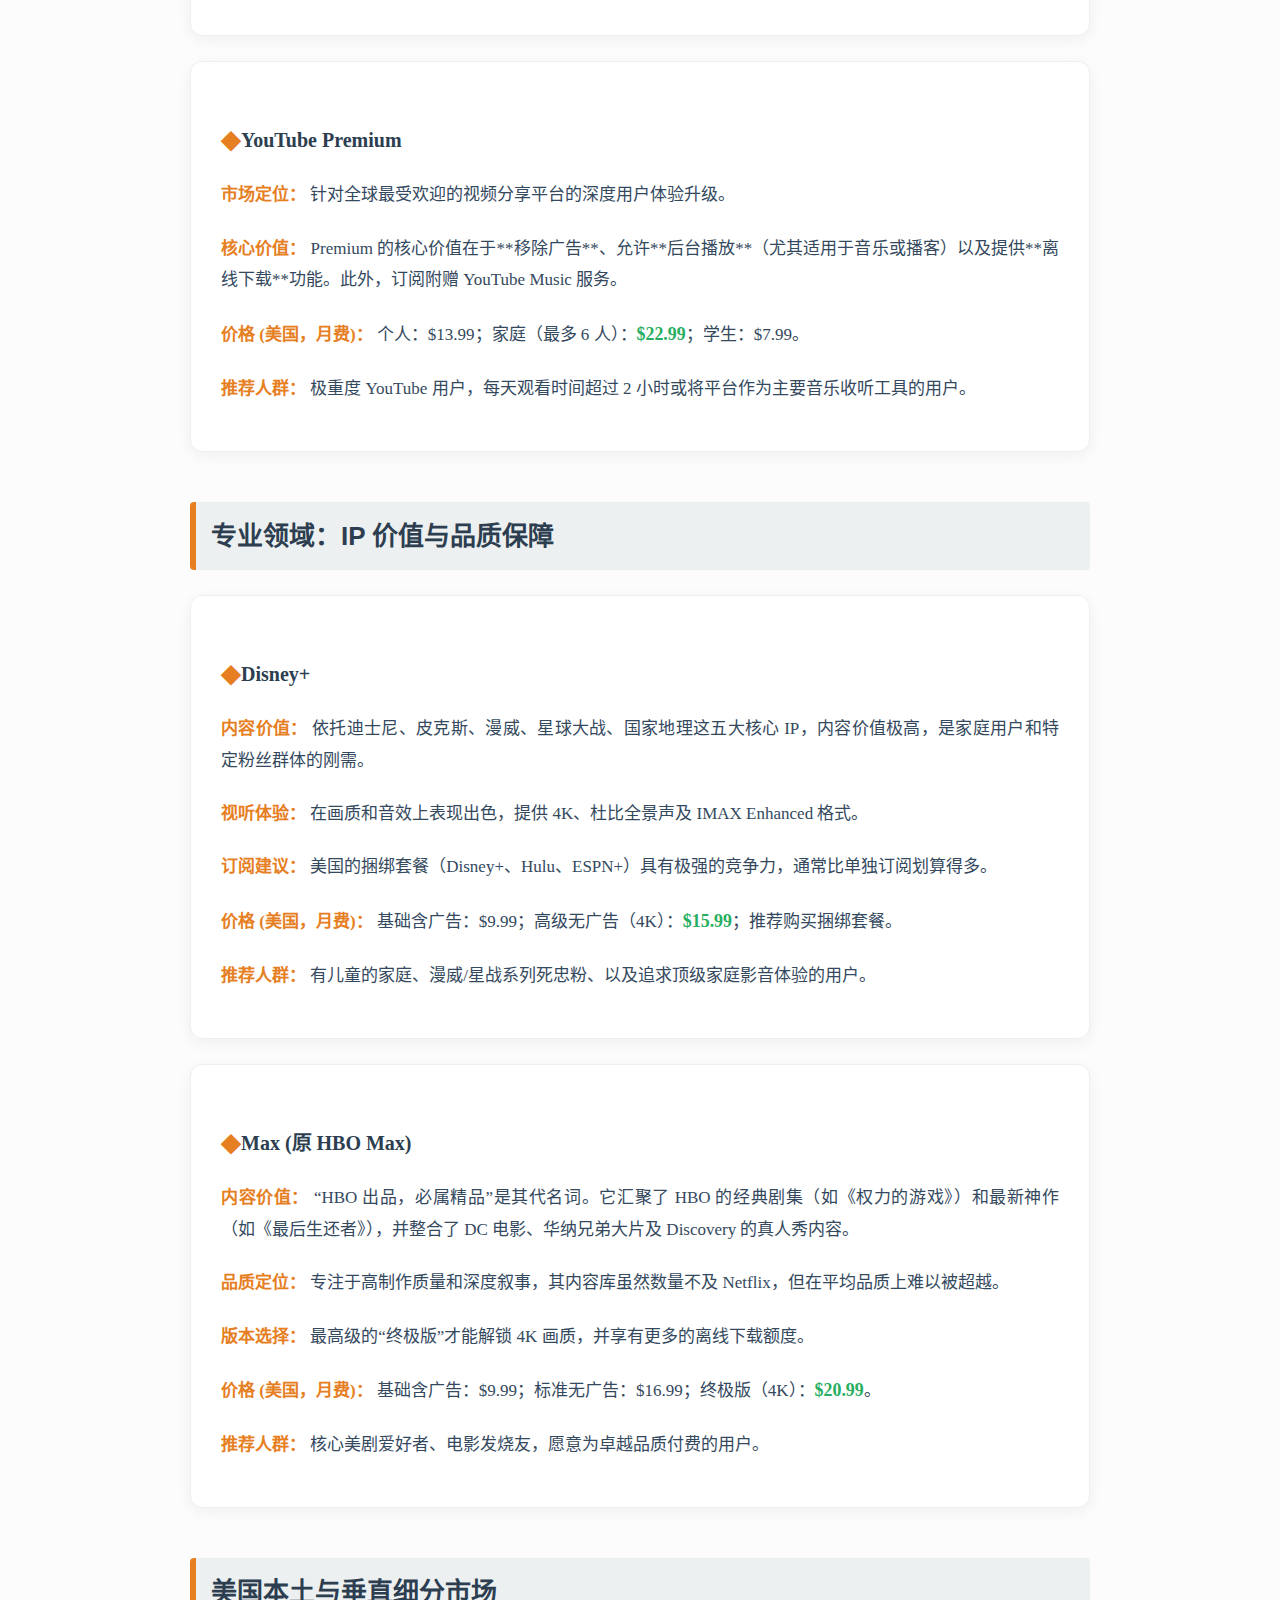
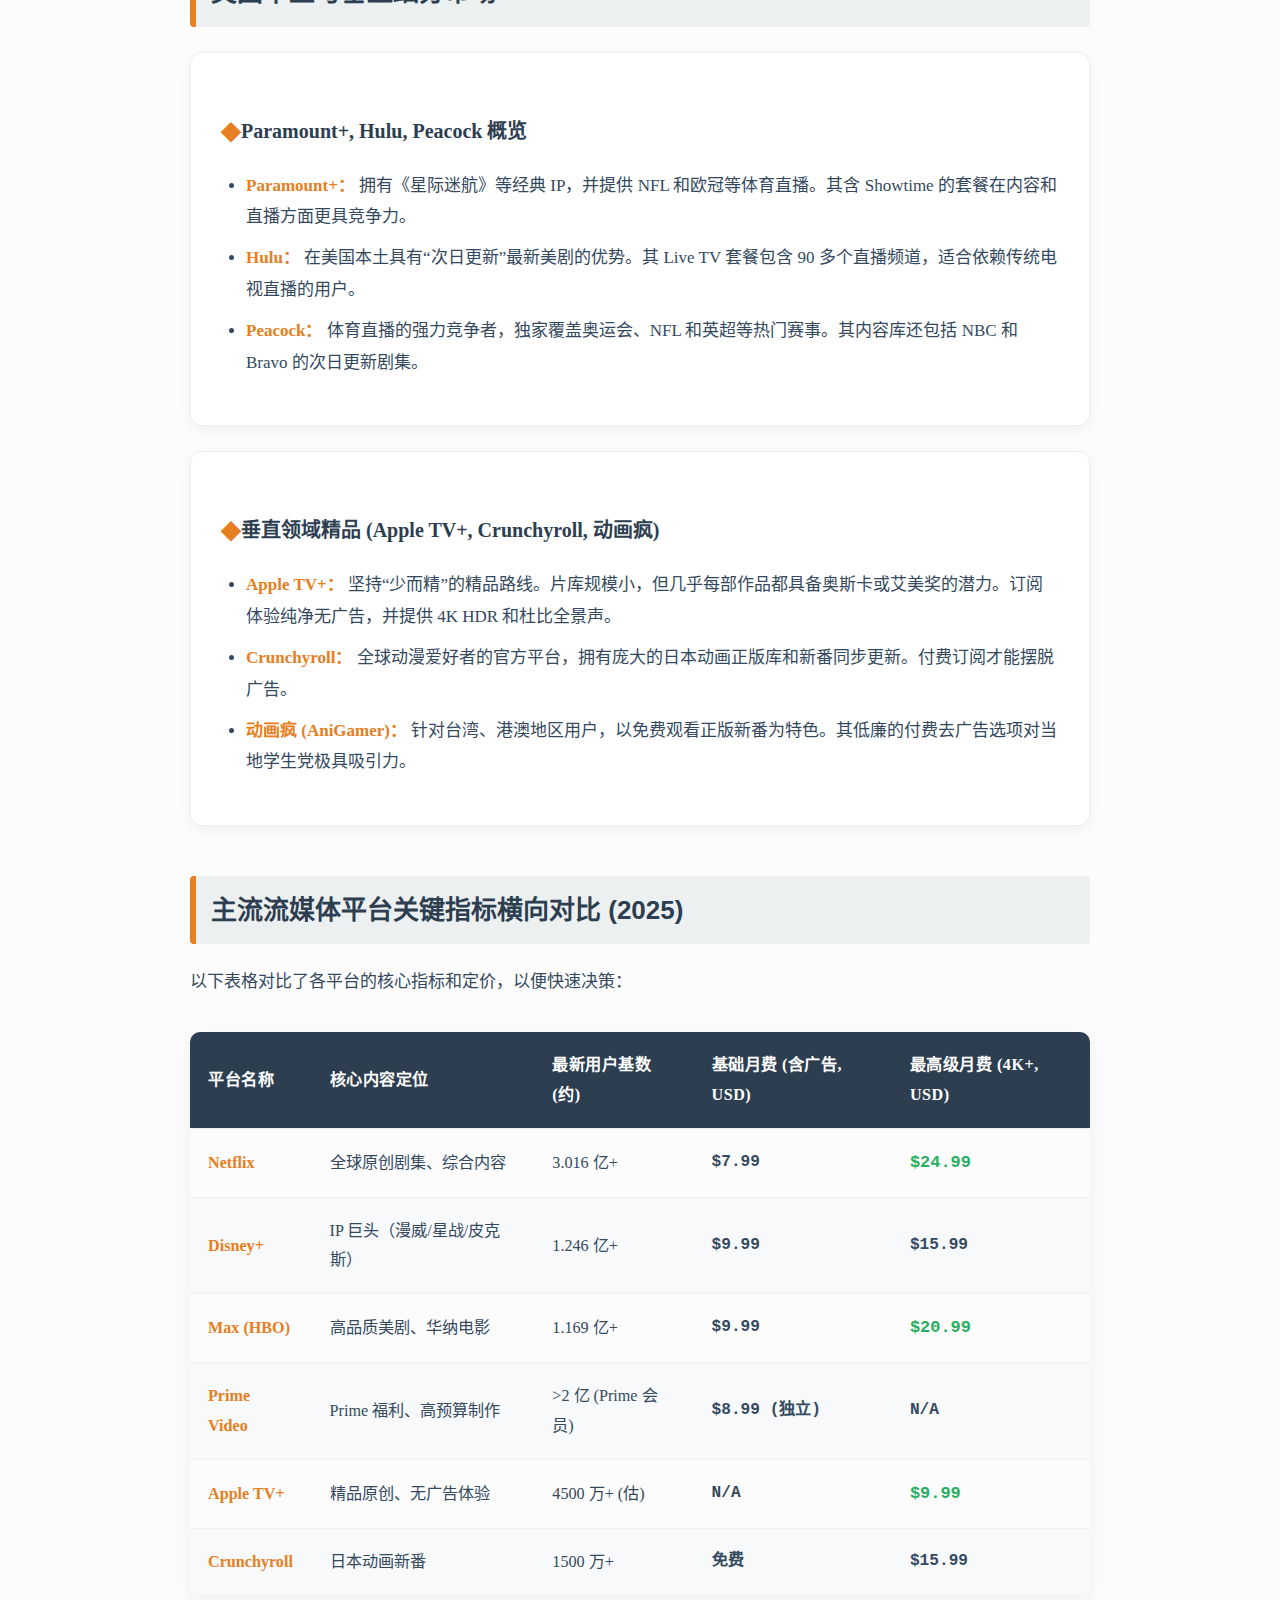
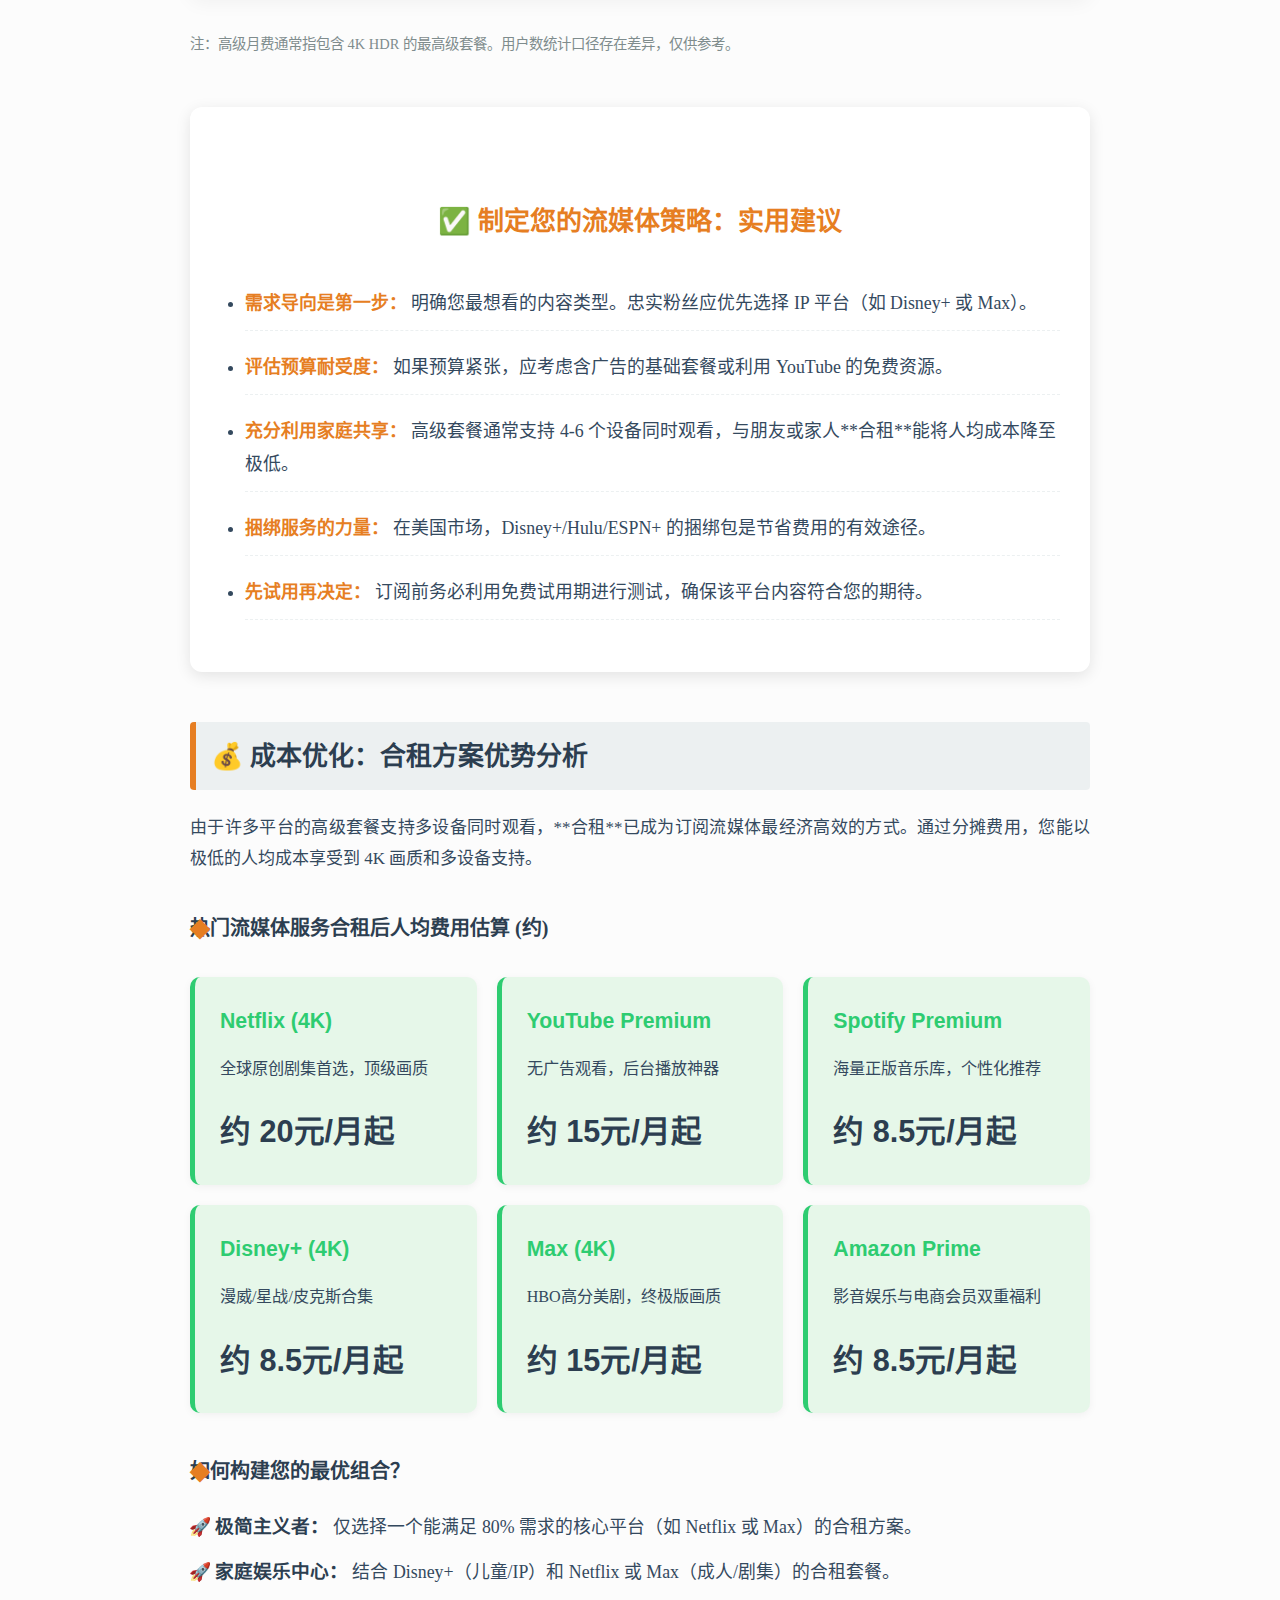
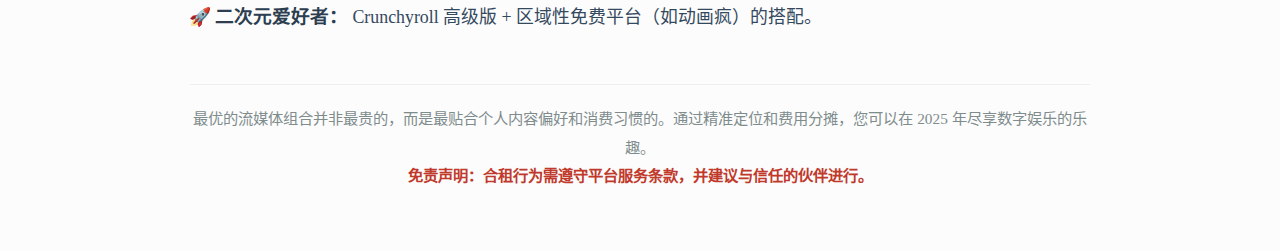
<file: 4k/liu.html>
<!DOCTYPE html>
<html lang="zh-CN">
<head>
    <meta charset="UTF-8">
    <meta name="viewport" content="width=device-width, initial-scale=1.0">
    <title>2025流媒体平台选择技巧：深度解析Netflix、Disney+、Max等的价格与内容优势</title>
    <style>
        /* --- 高级配色方案与极佳阅读优化 --- */
        :root {
            --primary-dark: #2c3e50;    /* 深靛蓝/专业黑 (主色调) */
            --secondary-accent: #e67e22; /* 金橙色/焦糖色 (强调、高亮，比 f39c12 略深，更柔和) */
            --background-light: #ffffff; /* 纯白 (内容区背景) */
            --background-soft: #fcfcfc;  /* 柔和奶油色 (页面背景) */
            --text-dark: #34495e;       /* 深灰色 (正文) */
            --text-muted: #7f8c8d;      /* 柔和文字/说明文字 */
            --border-soft: #ecf0f1;     /* 极浅边框 */
        }

        /* --- 基础排版优化 --- */
        body {
            font-family: 'Georgia', 'Times New Roman', serif; /* 切换到更具阅读感的衬线字体 */
            font-size: 17px; /* 增大基础字号 */
            line-height: 1.85; /* 增加行高，提升舒适度 */
            color: var(--text-dark);
            max-width: 900px; /* 稍微收窄最大宽度，优化长文本阅读 */
            margin: 0 auto;
            padding: 40px 20px;
            background-color: var(--background-soft);
        }
        
        /* 标题区 */
        h1 {
            font-family: 'Helvetica Neue', Arial, sans-serif; /* 标题保持无衬线体，增强现代感 */
            color: var(--primary-dark);
            font-size: 36px;
            font-weight: 900;
            border-bottom: 5px solid var(--secondary-accent);
            padding-bottom: 18px;
            margin-bottom: 25px;
            letter-spacing: 0.5px;
        }
        
        h2 {
            font-family: 'Helvetica Neue', Arial, sans-serif;
            color: var(--primary-dark);
            font-size: 26px;
            font-weight: 700;
            margin-top: 50px;
            padding: 10px 15px;
            background-color: var(--border-soft);
            border-left: 6px solid var(--secondary-accent);
            border-radius: 4px;
        }
        
        h3 {
            color: var(--primary-dark);
            font-size: 20px;
            margin-top: 35px;
            font-weight: 700;
            position: relative;
            padding-left: 20px;
        }
        h3::before {
            content: "◆"; /* 引入图标元素 */
            color: var(--secondary-accent);
            position: absolute;
            left: 0;
            font-size: 1em;
            top: 2px;
        }

        p {
            margin-bottom: 22px; /* 增加段落间距 */
            text-align: justify; /* 启用两端对齐，增加排版正式感 */
        }
        
        /* 列表优化 */
        ul {
            padding-left: 25px;
            margin-bottom: 22px;
        }
        li {
            margin-bottom: 10px;
        }

        strong {
            color: var(--secondary-accent);
            font-weight: 700;
        }

        /* --- 特色模块设计 --- */
        .header-intro {
            background-color: var(--background-light);
            padding: 25px;
            border-radius: 12px;
            box-shadow: 0 8px 25px rgba(0, 0, 0, 0.08);
            margin-bottom: 40px;
        }

        .platform-card {
            background-color: var(--background-light);
            padding: 25px 30px;
            border-radius: 12px;
            margin-top: 25px;
            box-shadow: 0 4px 15px rgba(0, 0, 0, 0.05);
            border: 1px solid var(--border-soft);
        }

        .highlight-text {
            color: #27ae60; /* 使用绿色强调价格或优惠 */
            font-weight: 700;
            font-size: 1.05em;
        }
        
        /* --- 表格设计 --- */
        table {
            width: 100%;
            border-collapse: separate;
            border-spacing: 0;
            margin: 35px 0;
            box-shadow: 0 6px 20px rgba(0, 0, 0, 0.05);
            border-radius: 10px;
            overflow: hidden;
        }
        th, td {
            padding: 18px;
            text-align: left;
            border-bottom: 1px solid var(--border-soft);
            font-size: 0.95em;
        }
        th {
            background-color: var(--primary-dark);
            color: var(--background-light);
            font-weight: 600;
            text-transform: uppercase;
            letter-spacing: 0.5px;
        }
        tr:nth-child(even) {
            background-color: #f7f9fb;
        }
        td:nth-child(4), td:nth-child(5) {
            font-family: monospace, sans-serif; /* 价格使用等宽字体，视觉更清晰 */
            font-weight: bold;
        }

        /* --- 价格/合租卡片组设计 --- */
        .card-group {
            display: grid;
            grid-template-columns: repeat(auto-fit, minmax(250px, 1fr));
            gap: 20px;
            margin-top: 30px;
        }
        .savings-card {
            background-color: #e6f7e9; /* 浅绿/清新色 */
            border-radius: 10px;
            padding: 25px;
            border-left: 5px solid #2ecc71;
            box-shadow: 0 2px 8px rgba(0, 0, 0, 0.05);
        }
        .savings-card h4 {
            color: #2ecc71;
            margin-top: 0;
            font-size: 1.25em;
            margin-bottom: 5px;
            font-family: 'Helvetica Neue', Arial, sans-serif;
        }
        .savings-card .price {
            color: var(--primary-dark);
            font-size: 1.8em;
            font-weight: 900;
            font-family: 'Helvetica Neue', Arial, sans-serif;
        }
        .savings-card p {
            font-size: 0.95em;
            color: var(--text-dark);
            line-height: 1.5;
            text-align: left;
        }

        /* --- 建议部分 --- */
        .advice-section {
            padding: 30px;
            margin-top: 50px;
            background-color: var(--background-light);
            border-radius: 12px;
            box-shadow: 0 4px 15px rgba(0, 0, 0, 0.1);
        }
        .advice-section h2 {
            color: var(--secondary-accent);
            text-align: center;
            border-left: none;
            background: none;
        }
        .advice-section li {
            font-size: 1.05em;
            padding: 10px 0;
            border-bottom: 1px dashed var(--border-soft);
        }
    </style>
</head>
<body>

    <header>
        <h1>2025流媒体平台选择技巧：深度解析Netflix、Disney+、Max等的价格与内容优势</h1>
        <p style="color: var(--text-muted); font-size: 0.95em; margin-bottom: 5px;">上次更新：2025.07.13</p>
    </header>

    <div class="header-intro">
        <p><strong>面对日益多元的流媒体市场，如何做出最明智的选择？</strong></p>
        <p>进入 2025 年，订阅服务种类繁多，让人眼花缭乱。本文将基于对多个平台的实际体验和数据分析，为您拆解当前主流流媒体巨头的内容特点、最新定价策略，助您精准定位最符合个人需求和预算的娱乐组合。</p>
    </div>

    <h2 id="section-1">核心巨头：内容生态与全球影响力</h2>

    <div class="category-section">
        <div class="platform-card">
            <h3>Netflix (奈飞)</h3>
            <p><strong>市场定位：</strong> 毋庸置疑的行业领导者，凭借庞大的用户基础和遍布全球的运营网络独占鳌头。</p>
            <p><strong>内容优势：</strong> 强大的原创制作能力是其核心竞争力。无论是开山之作《纸牌屋》，还是持续推出的各类高热度剧集、纪录片和动画，其内容库的广度和深度几乎能满足所有口味。</p>
            <p><strong>订阅策略：</strong> 为了应对竞争，目前提供了价格亲民的含广告选项。对于追求顶级体验的用户，其高级版保证了卓越的 4K+HDR 画质和空间音频，但成本也相对较高。</p>
            <p><strong>价格 (美国，月费)：</strong> 基础含广告：$7.99；标准无广告：$17.99；最高级（4K）：<span class="highlight-text">$24.99</span>。</p>
            <p><strong>推荐人群：</strong> 追求丰富选择的“内容杂食者”，或对海外剧集有高需求的家庭用户。</p>
        </div>

        <div class="platform-card">
            <h3>Amazon Prime Video</h3>
            <p><strong>市场定位：</strong> 亚马逊 Prime 会员体系的增值服务，常被视为“免费附赠”。</p>
            <p><strong>内容优势：</strong> 凭借亚马逊的巨额投入，平台拥有如《指环王：力量之戒》这类史诗级大制作，以及像《黑袍纠察队》这样的热门暴力美学作品。收购米高梅后，其经典电影资源（如 007 系列）也显著增加。</p>
            <p><strong>订阅策略：</strong> 最大的吸引力在于其与 Prime 会员的绑定。用户需注意，平台已开始在 Prime 默认观看中插入广告，去广告需额外付费。</p>
            <p><strong>价格 (美国，月费)：</strong> Prime 会员绑定（含广告）：$14.99/月；独立订阅（含广告）：$8.99/月；去广告附加费：<span class="highlight-text">+$2.99/月</span>。</p>
            <p><strong>推荐人群：</strong> 已经是 Prime 会员的忠实消费者，追求高性价比和多元化福利的用户。</p>
        </div>

        <div class="platform-card">
            <h3>YouTube Premium</h3>
            <p><strong>市场定位：</strong> 针对全球最受欢迎的视频分享平台的深度用户体验升级。</p>
            <p><strong>核心价值：</strong> Premium 的核心价值在于**移除广告**、允许**后台播放**（尤其适用于音乐或播客）以及提供**离线下载**功能。此外，订阅附赠 YouTube Music 服务。</p>
            <p><strong>价格 (美国，月费)：</strong> 个人：$13.99；家庭（最多 6 人）：<span class="highlight-text">$22.99</span>；学生：$7.99。</p>
            <p><strong>推荐人群：</strong> 极重度 YouTube 用户，每天观看时间超过 2 小时或将平台作为主要音乐收听工具的用户。</p>
        </div>
    </div>

    <h2 id="section-2">专业领域：IP 价值与品质保障</h2>

    <div class="category-section">
        <div class="platform-card">
            <h3>Disney+</h3>
            <p><strong>内容价值：</strong> 依托迪士尼、皮克斯、漫威、星球大战、国家地理这五大核心 IP，内容价值极高，是家庭用户和特定粉丝群体的刚需。</p>
            <p><strong>视听体验：</strong> 在画质和音效上表现出色，提供 4K、杜比全景声及 IMAX Enhanced 格式。</p>
            <p><strong>订阅建议：</strong> 美国的捆绑套餐（Disney+、Hulu、ESPN+）具有极强的竞争力，通常比单独订阅划算得多。</p>
            <p><strong>价格 (美国，月费)：</strong> 基础含广告：$9.99；高级无广告（4K）：<span class="highlight-text">$15.99</span>；推荐购买捆绑套餐。</p>
            <p><strong>推荐人群：</strong> 有儿童的家庭、漫威/星战系列死忠粉、以及追求顶级家庭影音体验的用户。</p>
        </div>

        <div class="platform-card">
            <h3>Max (原 HBO Max)</h3>
            <p><strong>内容价值：</strong> “HBO 出品，必属精品”是其代名词。它汇聚了 HBO 的经典剧集（如《权力的游戏》）和最新神作（如《最后生还者》），并整合了 DC 电影、华纳兄弟大片及 Discovery 的真人秀内容。</p>
            <p><strong>品质定位：</strong> 专注于高制作质量和深度叙事，其内容库虽然数量不及 Netflix，但在平均品质上难以被超越。</p>
            <p><strong>版本选择：</strong> 最高级的“终极版”才能解锁 4K 画质，并享有更多的离线下载额度。</p>
            <p><strong>价格 (美国，月费)：</strong> 基础含广告：$9.99；标准无广告：$16.99；终极版（4K）：<span class="highlight-text">$20.99</span>。</p>
            <p><strong>推荐人群：</strong> 核心美剧爱好者、电影发烧友，愿意为卓越品质付费的用户。</p>
        </div>
    </div>

    <h2 id="section-3">美国本土与垂直细分市场</h2>

    <div class="category-section">
        <div class="platform-card">
            <h3>Paramount+, Hulu, Peacock 概览</h3>
            <ul>
                <li><strong>Paramount+：</strong> 拥有《星际迷航》等经典 IP，并提供 NFL 和欧冠等体育直播。其含 Showtime 的套餐在内容和直播方面更具竞争力。</li>
                <li><strong>Hulu：</strong> 在美国本土具有“次日更新”最新美剧的优势。其 Live TV 套餐包含 90 多个直播频道，适合依赖传统电视直播的用户。</li>
                <li><strong>Peacock：</strong> 体育直播的强力竞争者，独家覆盖奥运会、NFL 和英超等热门赛事。其内容库还包括 NBC 和 Bravo 的次日更新剧集。</li>
            </ul>
        </div>

        <div class="platform-card">
            <h3>垂直领域精品 (Apple TV+, Crunchyroll, 动画疯)</h3>
            <ul>
                <li><strong>Apple TV+：</strong> 坚持“少而精”的精品路线。片库规模小，但几乎每部作品都具备奥斯卡或艾美奖的潜力。订阅体验纯净无广告，并提供 4K HDR 和杜比全景声。</li>
                <li><strong>Crunchyroll：</strong> 全球动漫爱好者的官方平台，拥有庞大的日本动画正版库和新番同步更新。付费订阅才能摆脱广告。</li>
                <li><strong>动画疯 (AniGamer)：</strong> 针对台湾、港澳地区用户，以免费观看正版新番为特色。其低廉的付费去广告选项对当地学生党极具吸引力。</li>
            </ul>
        </div>
    </div>

    <h2 id="section-5">主流流媒体平台关键指标横向对比 (2025)</h2>
    <p>以下表格对比了各平台的核心指标和定价，以便快速决策：</p>

    <table>
        <thead>
            <tr>
                <th>平台名称</th>
                <th>核心内容定位</th>
                <th>最新用户基数 (约)</th>
                <th>基础月费 (含广告, USD)</th>
                <th>最高级月费 (4K+, USD)</th>
            </tr>
        </thead>
        <tbody>
            <tr>
                <td><strong>Netflix</strong></td>
                <td>全球原创剧集、综合内容</td>
                <td>3.016 亿+</td>
                <td>$7.99</td>
                <td><span class="highlight-text">$24.99</span></td>
            </tr>
            <tr>
                <td><strong>Disney+</strong></td>
                <td>IP 巨头（漫威/星战/皮克斯）</td>
                <td>1.246 亿+</td>
                <td>$9.99</td>
                <td>$15.99</td>
            </tr>
            <tr>
                <td><strong>Max (HBO)</strong></td>
                <td>高品质美剧、华纳电影</td>
                <td>1.169 亿+</td>
                <td>$9.99</td>
                <td><span class="highlight-text">$20.99</span></td>
            </tr>
            <tr>
                <td><strong>Prime Video</strong></td>
                <td>Prime 福利、高预算制作</td>
                <td>>2 亿 (Prime 会员)</td>
                <td>$8.99 (独立)</td>
                <td>N/A</td>
            </tr>
            <tr>
                <td><strong>Apple TV+</strong></td>
                <td>精品原创、无广告体验</td>
                <td>4500 万+ (估)</td>
                <td>N/A</td>
                <td><span class="highlight-text">$9.99</span></td>
            </tr>
            <tr>
                <td><strong>Crunchyroll</strong></td>
                <td>日本动画新番</td>
                <td>1500 万+</td>
                <td>免费</td>
                <td>$15.99</td>
            </tr>
        </tbody>
    </table>
    <p style="font-size: 0.85em; color: var(--text-muted); text-align: left;">注：高级月费通常指包含 4K HDR 的最高级套餐。用户数统计口径存在差异，仅供参考。</p>


    <div class="advice-section">
        <h2>✅ 制定您的流媒体策略：实用建议</h2>
        <ul>
            <li><strong>需求导向是第一步：</strong> 明确您最想看的内容类型。忠实粉丝应优先选择 IP 平台（如 Disney+ 或 Max）。</li>
            <li><strong>评估预算耐受度：</strong> 如果预算紧张，应考虑含广告的基础套餐或利用 YouTube 的免费资源。</li>
            <li><strong>充分利用家庭共享：</strong> 高级套餐通常支持 4-6 个设备同时观看，与朋友或家人**合租**能将人均成本降至极低。</li>
            <li><strong>捆绑服务的力量：</strong> 在美国市场，Disney+/Hulu/ESPN+ 的捆绑包是节省费用的有效途径。</li>
            <li><strong>先试用再决定：</strong> 订阅前务必利用免费试用期进行测试，确保该平台内容符合您的期待。</li>
        </ul>
    </div>
    
    <h2 id="section-6">💰 成本优化：合租方案优势分析</h2>
    <p>由于许多平台的高级套餐支持多设备同时观看，**合租**已成为订阅流媒体最经济高效的方式。通过分摊费用，您能以极低的人均成本享受到 4K 画质和多设备支持。</p>

    <h3 style="color: var(--primary-dark); padding-left: 0;">热门流媒体服务合租后人均费用估算 (约)</h3>
    <div class="card-group">
        <div class="savings-card">
            <h4>Netflix (4K)</h4>
            <p>全球原创剧集首选，顶级画质</p>
            <div class="price">约 20元/月起</div>
        </div>
        <div class="savings-card">
            <h4>YouTube Premium</h4>
            <p>无广告观看，后台播放神器</p>
            <div class="price">约 15元/月起</div>
        </div>
        <div class="savings-card">
            <h4>Spotify Premium</h4>
            <p>海量正版音乐库，个性化推荐</p>
            <div class="price">约 8.5元/月起</div>
        </div>
        <div class="savings-card">
            <h4>Disney+ (4K)</h4>
            <p>漫威/星战/皮克斯合集</p>
            <div class="price">约 8.5元/月起</div>
        </div>
        <div class="savings-card">
            <h4>Max (4K)</h4>
            <p>HBO高分美剧，终极版画质</p>
            <div class="price">约 15元/月起</div>
        </div>
        <div class="savings-card">
            <h4>Amazon Prime</h4>
            <p>影音娱乐与电商会员双重福利</p>
            <div class="price">约 8.5元/月起</div>
        </div>
    </div>
    
    <h3 style="color: var(--primary-dark); padding-left: 0; margin-top: 40px;">如何构建您的最优组合？</h3>
    <ul style="list-style-type: '🚀 '; font-size: 1.05em;">
        <li><span class="highlight-text" style="color: var(--primary-dark);">极简主义者：</span> 仅选择一个能满足 80% 需求的核心平台（如 Netflix 或 Max）的合租方案。</li>
        <li><span class="highlight-text" style="color: var(--primary-dark);">家庭娱乐中心：</span> 结合 Disney+（儿童/IP）和 Netflix 或 Max（成人/剧集）的合租套餐。</li>
        <li><span class="highlight-text" style="color: var(--primary-dark);">二次元爱好者：</span> Crunchyroll 高级版 + 区域性免费平台（如动画疯）的搭配。</li>
    </ul>

    <footer>
        <p style="text-align: center; color: var(--text-muted); font-size: 0.9em; margin-top: 50px; border-top: 1px solid var(--border-soft); padding-top: 20px;">
            最优的流媒体组合并非最贵的，而是最贴合个人内容偏好和消费习惯的。通过精准定位和费用分摊，您可以在 2025 年尽享数字娱乐的乐趣。
            <br><span style="color: #c0392b; font-weight: bold;">免责声明：合租行为需遵守平台服务条款，并建议与信任的伙伴进行。</span>
        </p>
    </footer>

</body>
</html>
</file>
